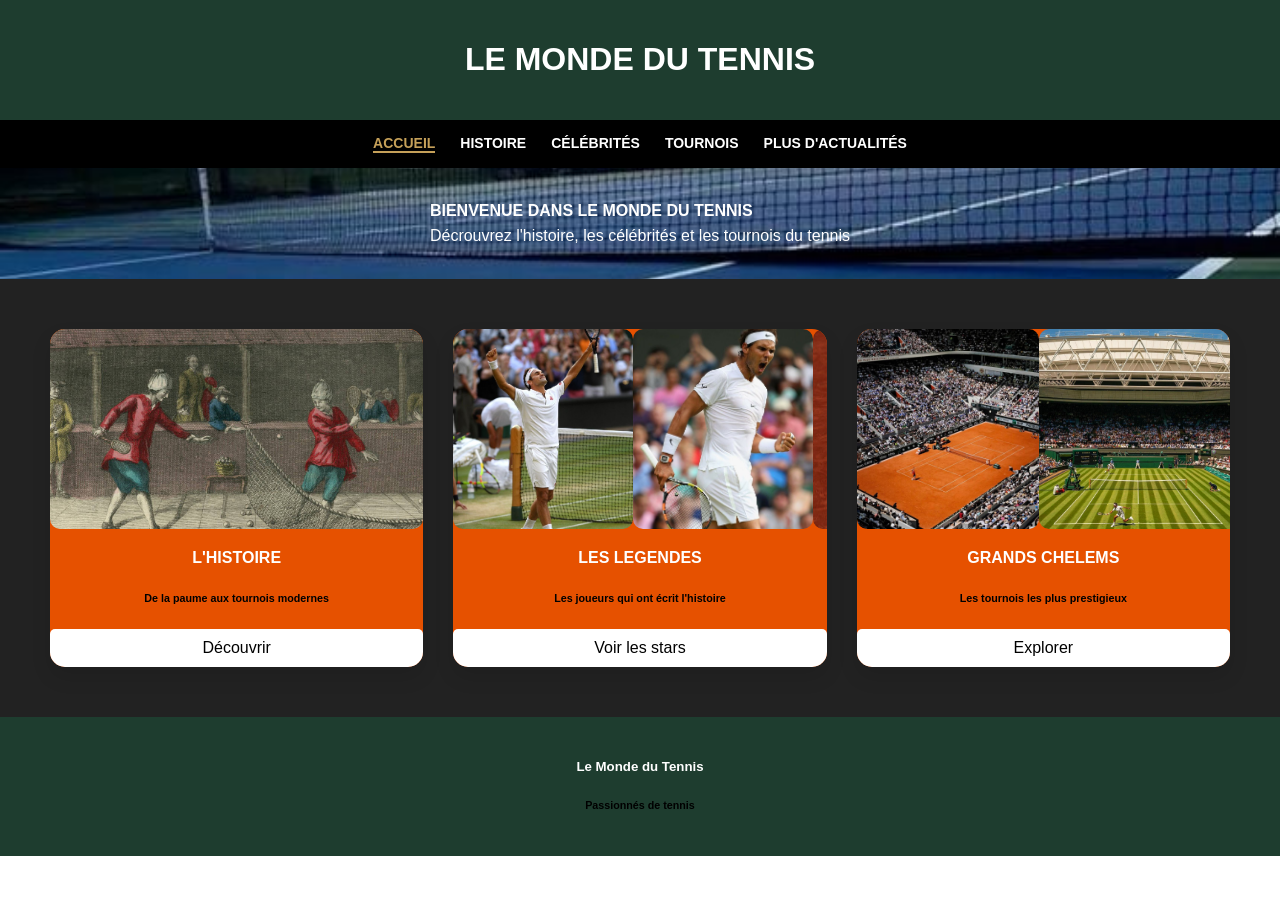
<file: index.html>
<!DOCTYPE html>
<html lang="fr">
<head>
    <meta charset="UTF-8">
    <meta name="viewport" content="width=device-width, initial-scale=1.0">
    <title> Le Tennis</title>
    <link rel="stylesheet" href="style.CSS">
</head>
<body>
    <header>
        <h1>LE MONDE DU TENNIS </h1>
    </header>
   <nav>
        <a href="index.html" class="active" >Accueil</a>
        <a href="histoire.html">Histoire</a>
        <a href="célébrités.html">Célébrités</a>
        <a href="tournois.html">Tournois</a>
        <a href="actualités.html">Plus d'actualités</a>
    </nav>
    <section class="hero",class="hero-gr">
        <div class="welcome-card">
            <div class="welcome-text">
                <p><strong>BIENVENUE DANS LE MONDE DU TENNIS</strong></p>
                <p>Décrouvrez l'histoire, les célébrités et les tournois du tennis</p>
                
            </div>
          </div>
    </section>
    <section class="container-cards">
    
    <div class="card">
        <div class="slider">
            <div class="slides">
                <img src="images/16893447625463.jpg" alt="Tennis ancien">
                <img src="images/rofed.jpeg" alt="Tennis moderne">
            </div>
        </div>
        <div class="card-content">
            <h4>L'HISTOIRE</h4>
            <h6>De la paume aux tournois modernes</h6>
            <a href="histoire.html" class="btn">Découvrir</a>
        </div>
    </div>

    <div class="card">
        <div class="slider">
            <div class="slides">
                <img src="images/federer.jpeg" alt="Roger Federer">
                <img src="images/nadal.jpeg" alt="Rafael Nadal">
                <img src="images/novac1.JPG" alt="Novac Djokovic">
                <img src="images/williams.jpeg" alt="Serena Williams">
            </div>
        </div>
        <div class="card-content">
            <h4>LES LEGENDES</h4>
            <h6>Les joueurs qui ont écrit l'histoire</h6>
            <a href="célébrités.html" class="btn">Voir les stars</a>
        </div>
    </div>

    <div class="card">
        <div class="slider">
            <div class="slides">
                <img src="images/Wterrain.jpeg" alt="Roland Garros">
                <img src="images/winbledon2.jpeg" alt="Wimbledon">
                <img src="images/us open terrain.jpeg" alt="US Open">
                <img src="images/open d'autralie .jpeg" alt="Open d'Australie">
            </div>
        </div>
        <div class="card-content">
            <h4>GRANDS CHELEMS</h4>
            <h6>Les tournois les plus prestigieux</h6>
            <a href="tournois.html" class="btn">Explorer</a>
        </div>
    </div>
</section>
<footer class="main-footer">
    <div class="footer-content">
        <div class="footer-section">
            <h5>Le Monde du Tennis</h5>
            <h6>Passionnés de tennis</h6>
        </div>
    </div>  
</footer>
</body>
</html>
</file>
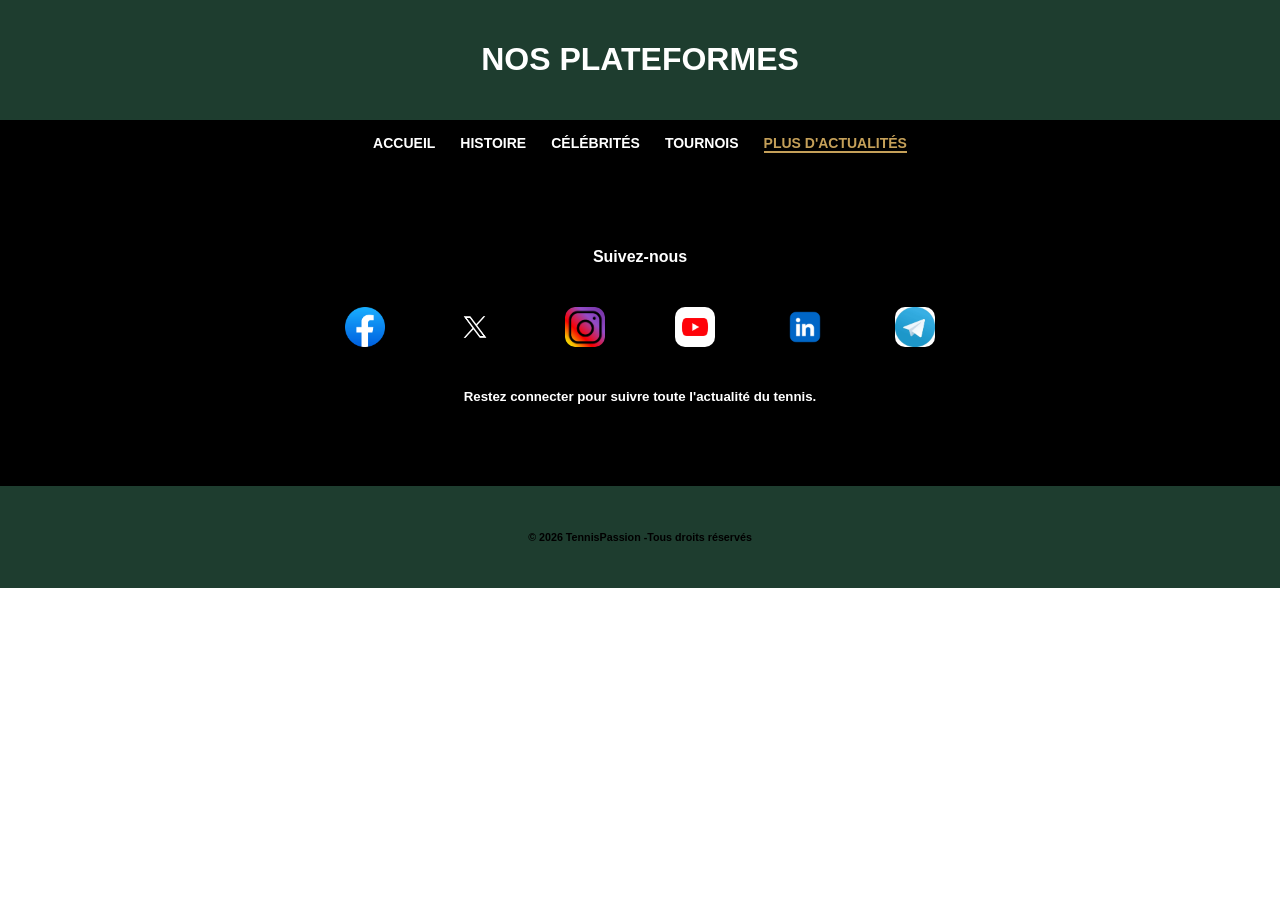
<file: actualités.html>
<!DOCTYPE html>
<html lang="fr">
<head>
    <meta charset="UTF-8">
    <meta name="viewport" content="width=device-width, initial-scale=1.0">
    <title>Contact</title>
    <link rel="stylesheet" href="style.CSS">
</head>
<body>
    <header>
        <h1>NOS PLATEFORMES </h1>
    </header>
    <nav>
        
        <a href="index.html">Accueil</a>
        <a href="histoire.html">Histoire</a>
        <a href="célébrités.html">Célébrités</a>
        <a href="tournois.html">Tournois</a>
        <a href="actualités.html" class="active"> Plus d'actualités</a>
    </nav>
    <section class="actualité-section">
        <h4>Suivez-nous</h4>
        <div class="social-icons">
            <a href="#"><img src="images/facebook-logo (1).png" alt="Facebook"></a>
            <a href="#"><img src="images/1707222563twitter-logo-png.png" alt="Twitter"></a>
            <a href="#"><img src="images/1516920567instagram-png-logo-transparent.png" alt="Instagram"></a>
            <a href="#"><img src="images/youtube-social-media-logo-icon-free-png.webp" alt="Youtube"></a>
            <a href="#"><img src="images/linkedin-logo-linkedin-logo-transparent-linkedin-icon-transparent-free-free-png.webp" alt="Linkedln"></a>
            <a href="#"><img src="images/OIP.webp" alt="Telegram"></a>
        </div>
        <h5>Restez connecter pour suivre toute l'actualité du tennis.</h5>
        
    
    </section>
    <footer>
        <h6>© 2026 TennisPassion -Tous droits réservés </h6>
    </footer>
    
</body>
</html>
</file>
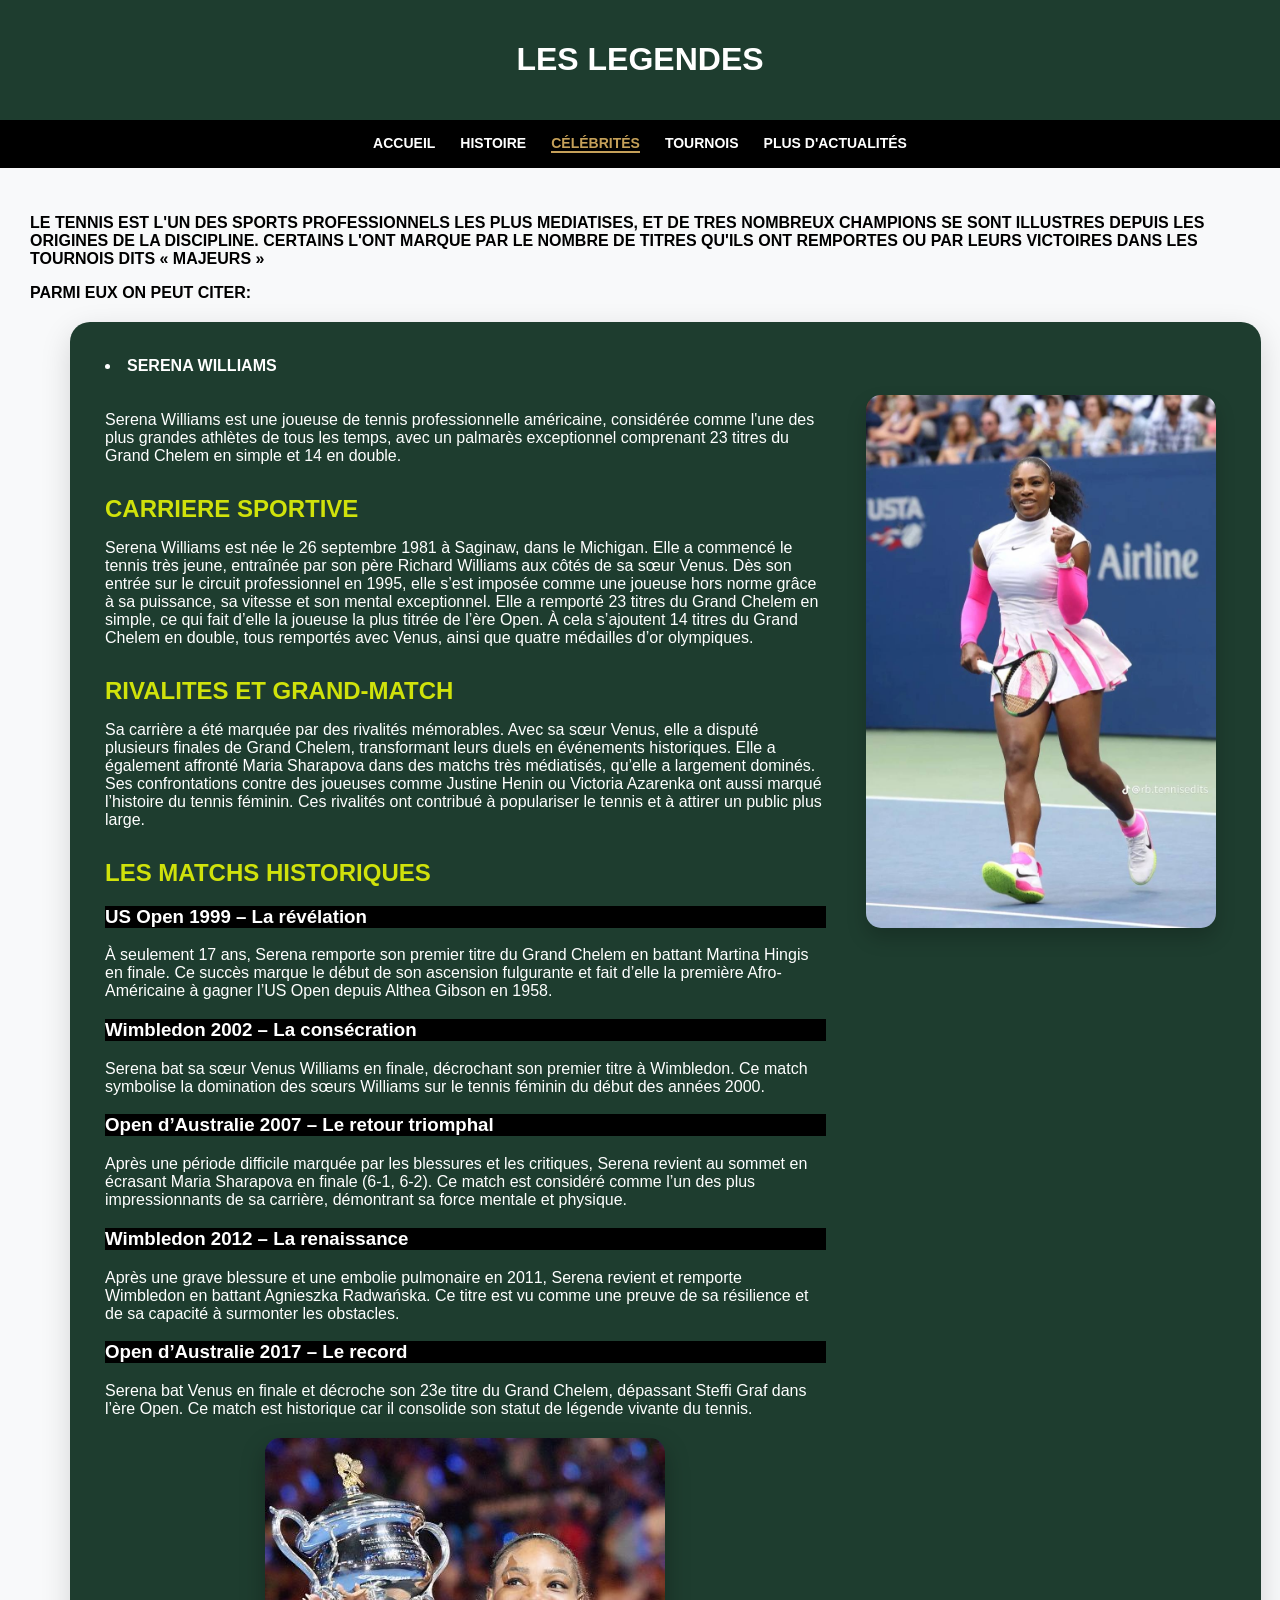
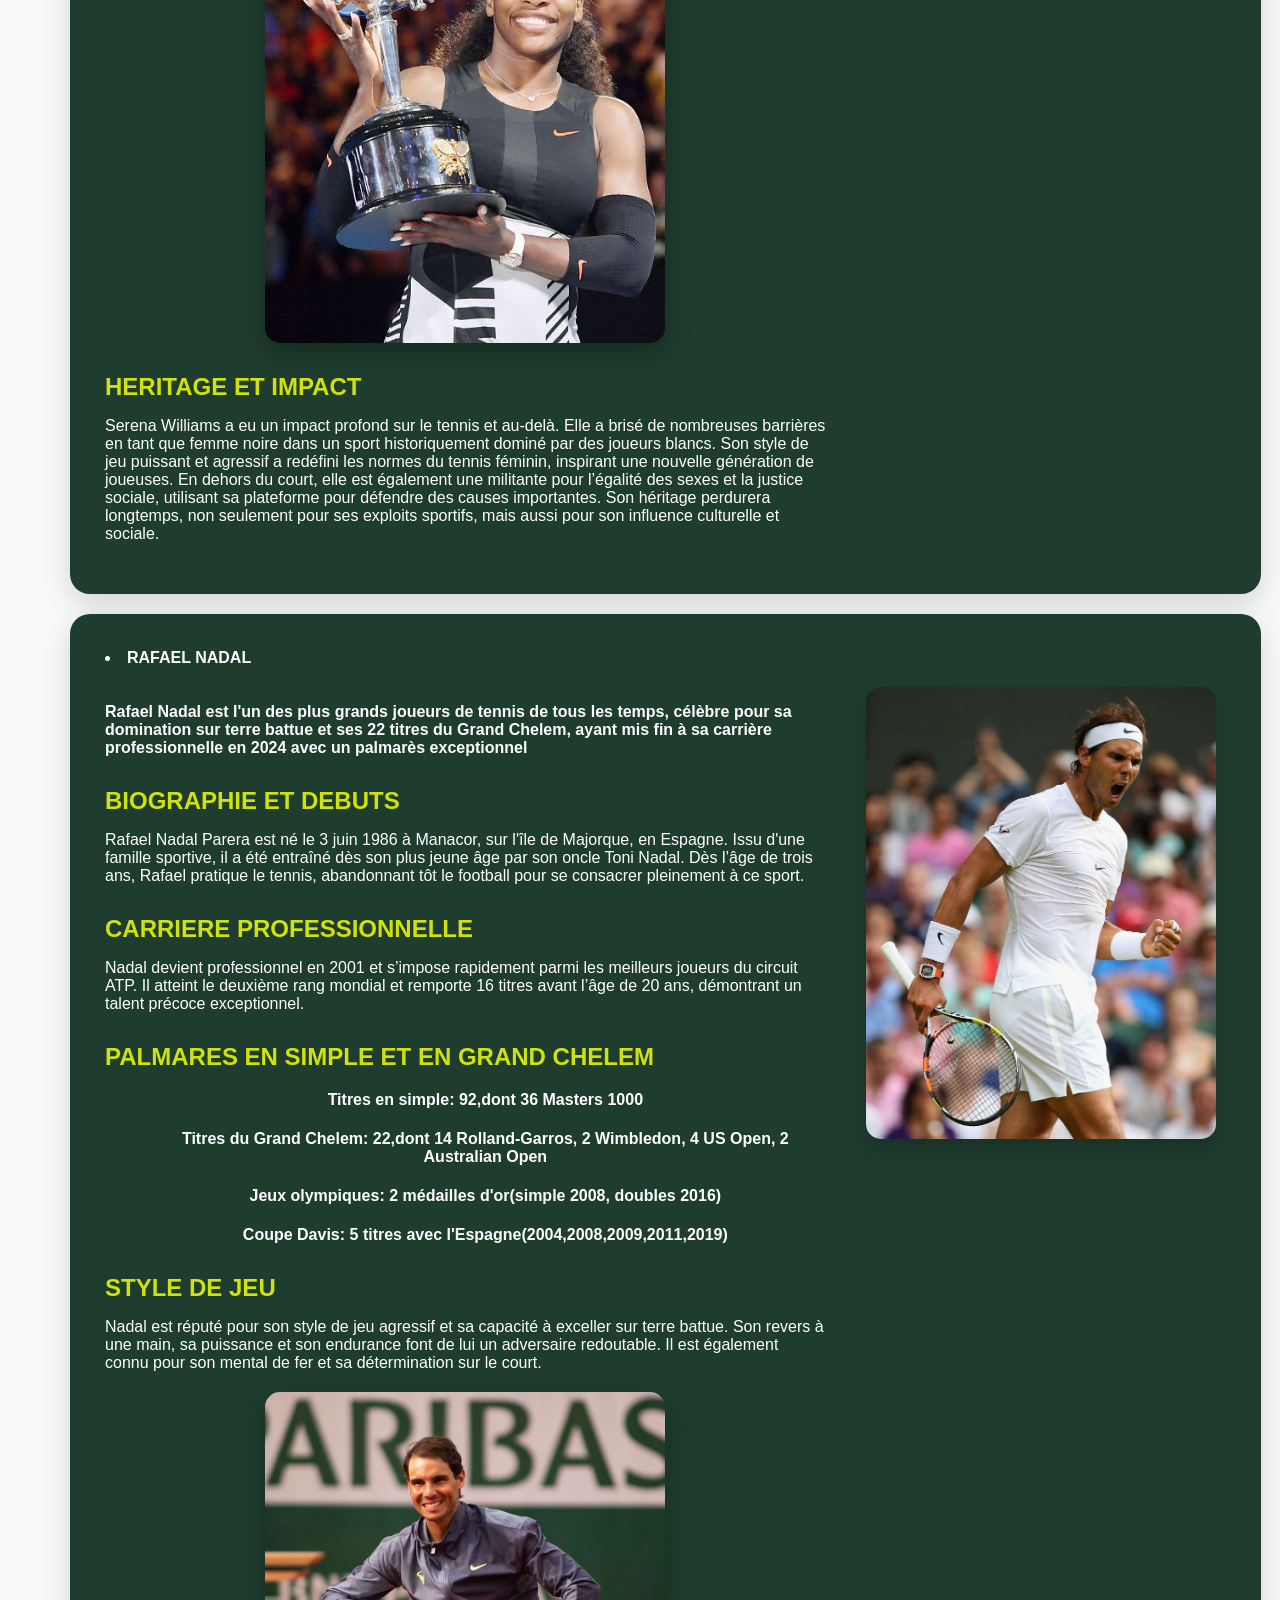
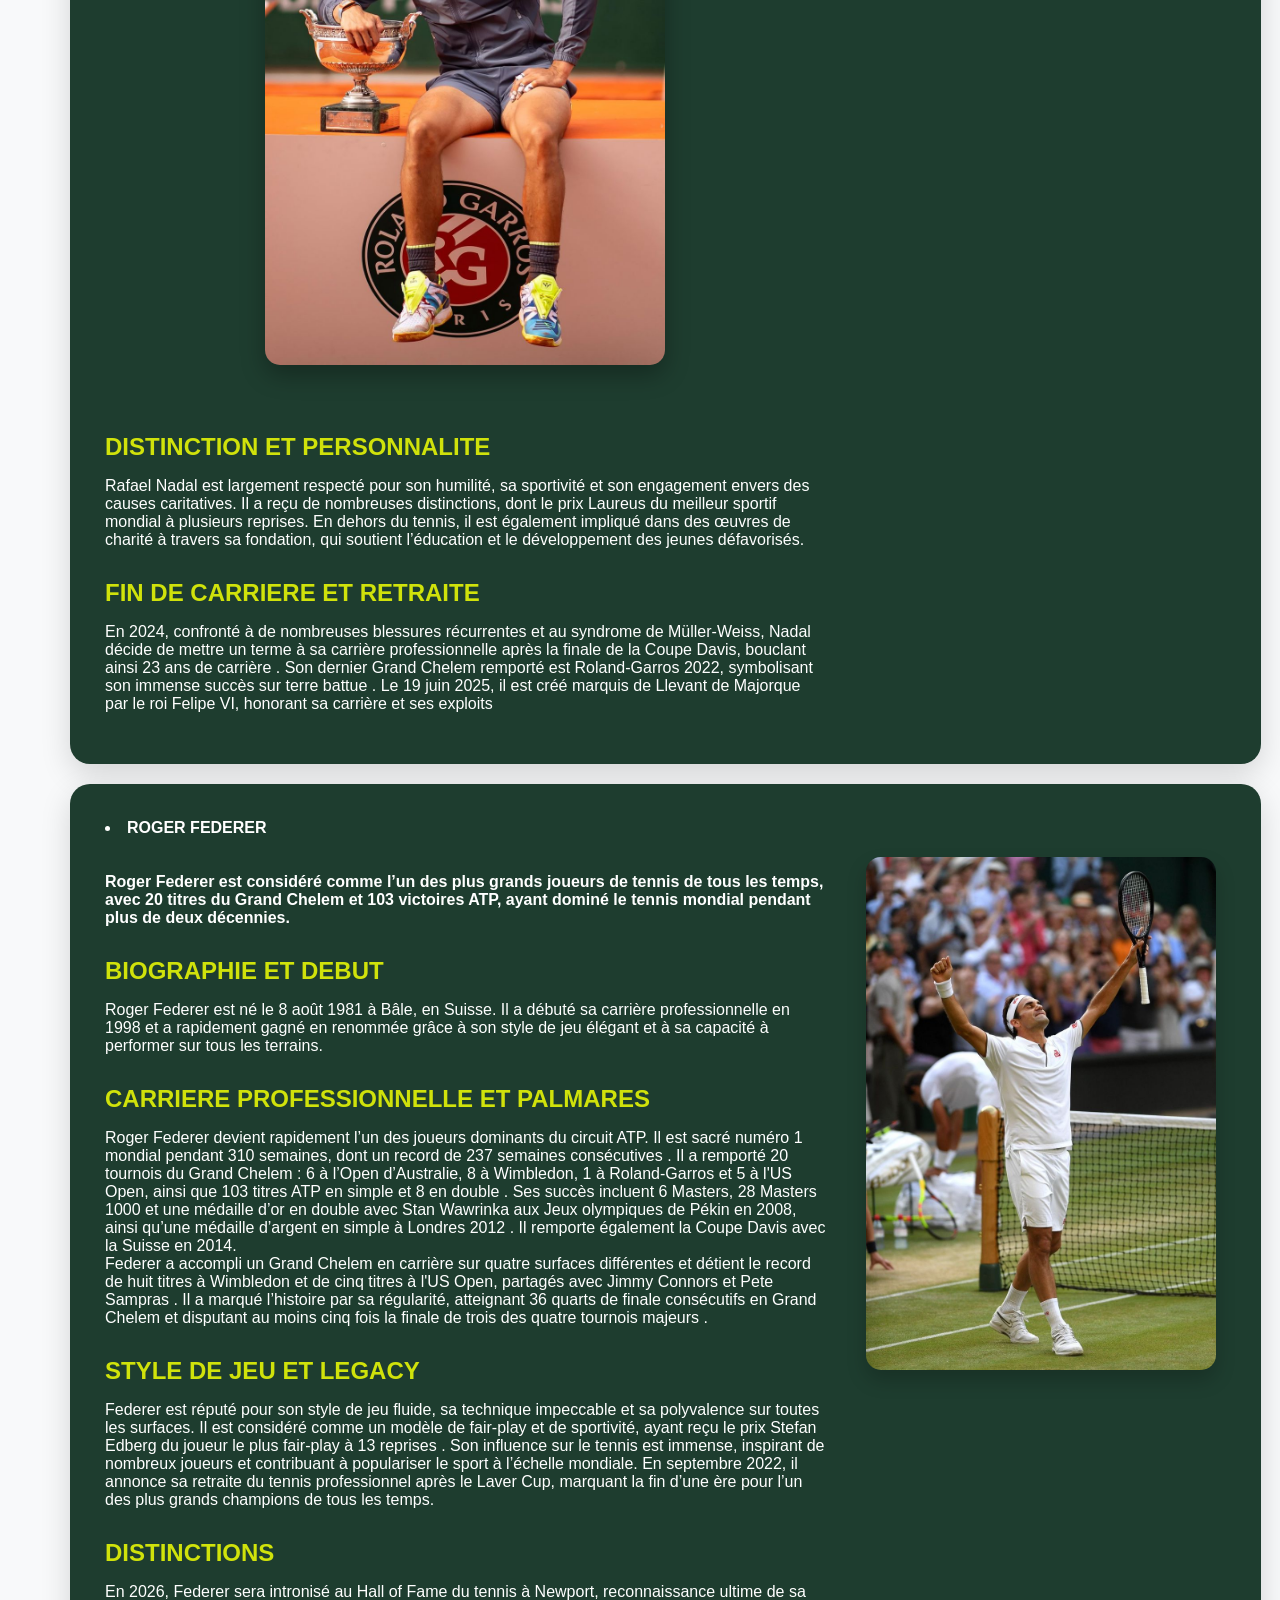
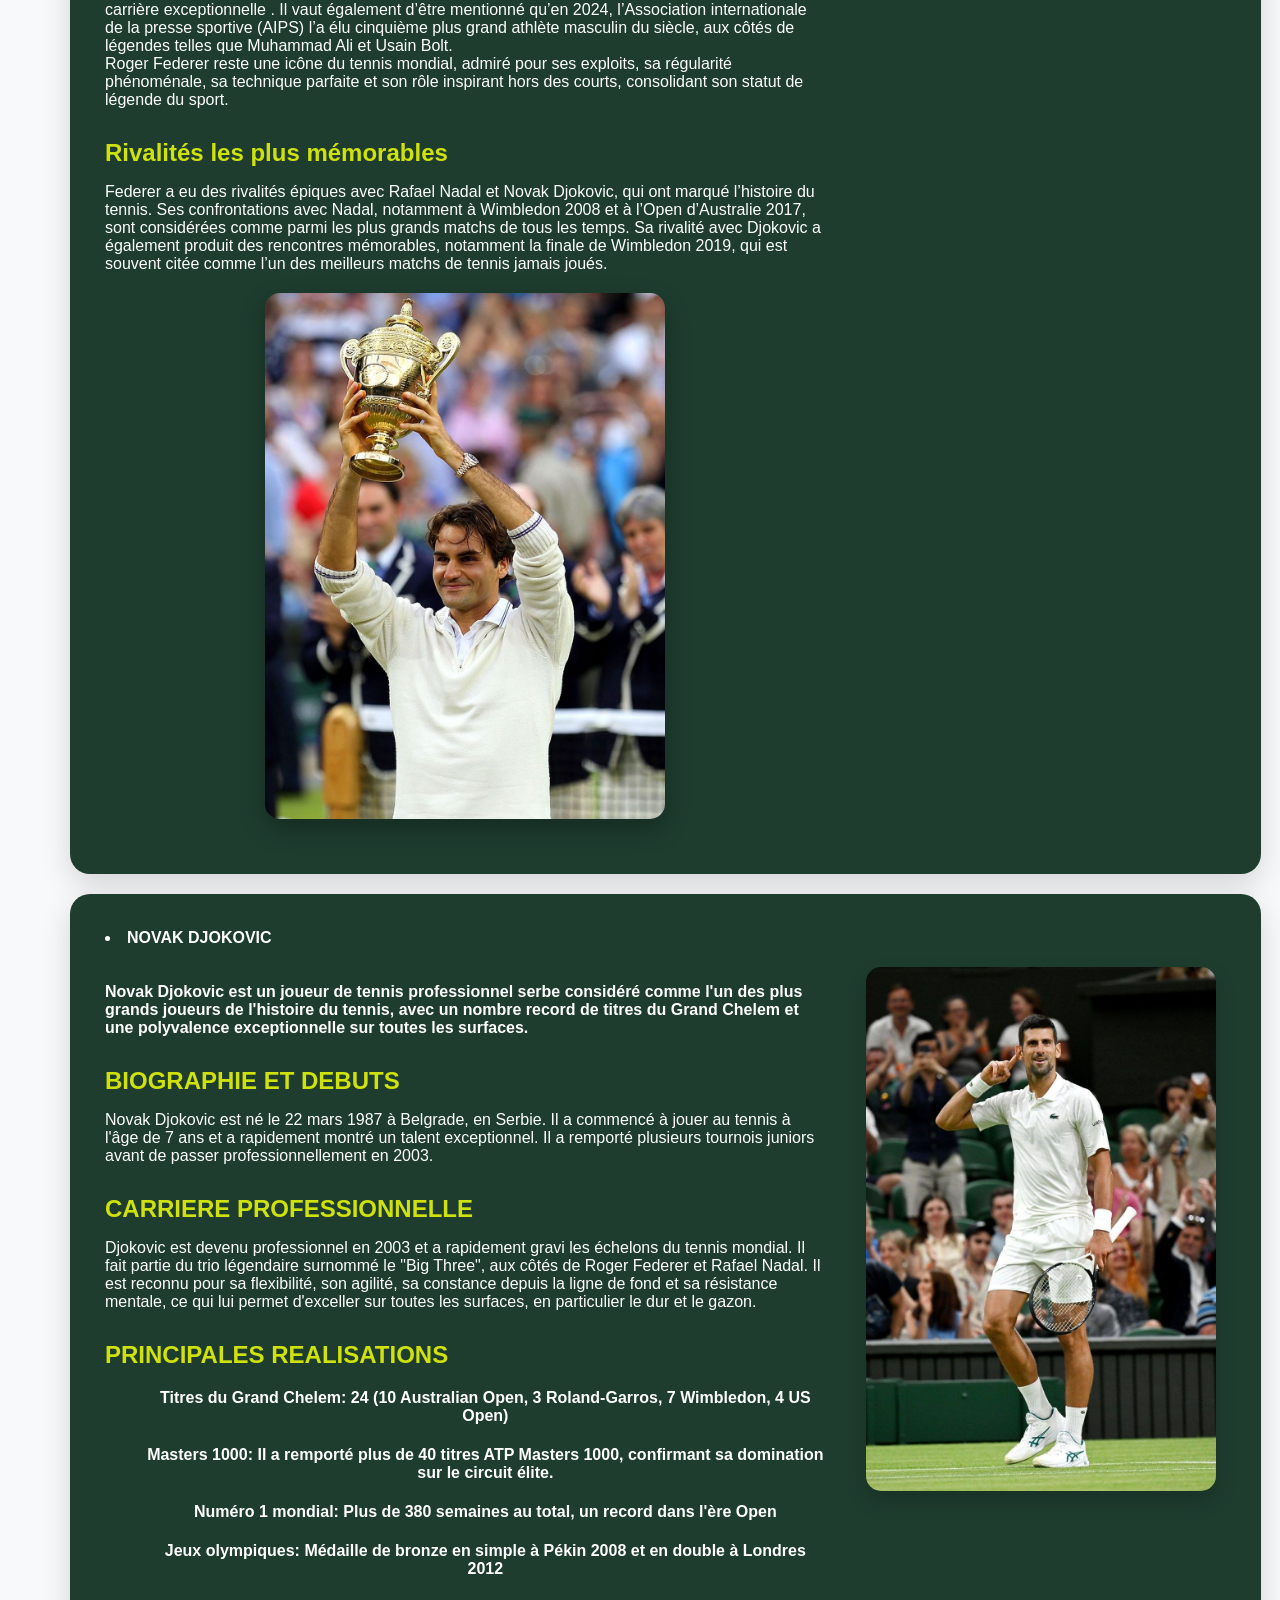
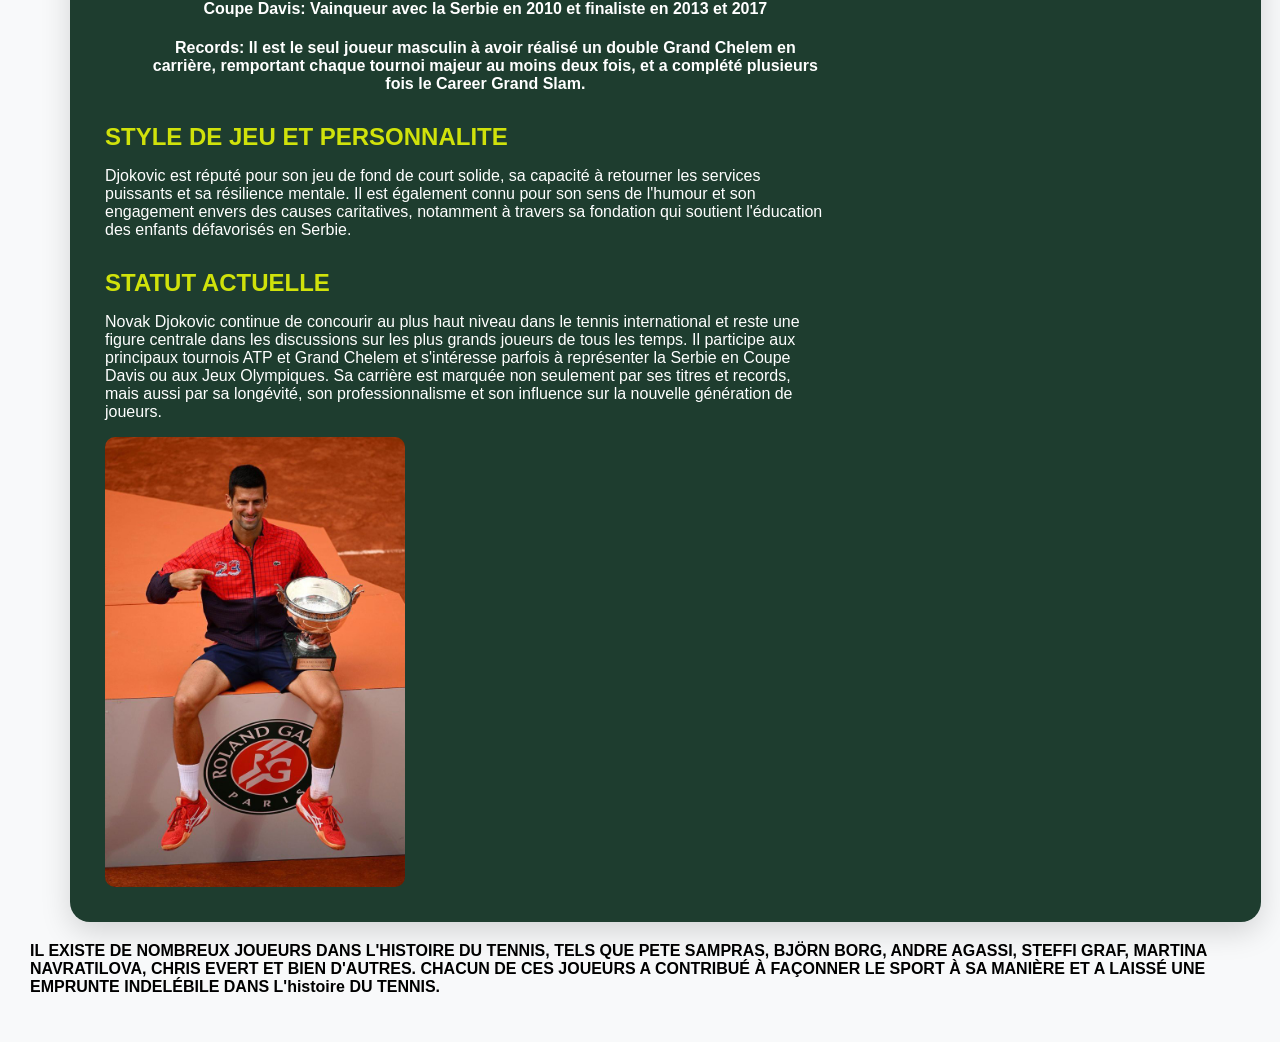
<file: célébrités.html>
<!DOCTYPE html>
<html lang="fr">
<head>
    <meta charset="UTF-8">
    <meta name="viewport" content="width=device-width, initial-scale=1.0">
    <title>Célébrités</title>
    <link rel="stylesheet" href="style.CSS">
</head>
<body id="page-célébrités">
    <header>
        <h1>LES LEGENDES</h1>
    </header>
    <nav>
        <a href="index.html">Accueil</a>
        <a href="histoire.html">Histoire</a>
        <a href="célébrités.html" class="active">Célébrités</a>
        <a href="tournois.html">Tournois</a>
        <a href="actualités.html">Plus d'actualités</a>
    </nav>
    <section>
        <p><strong>LE TENNIS EST L'UN DES SPORTS PROFESSIONNELS LES PLUS MEDIATISES, ET DE TRES NOMBREUX CHAMPIONS SE SONT ILLUSTRES DEPUIS LES ORIGINES DE LA DISCIPLINE. CERTAINS L'ONT MARQUE PAR LE NOMBRE DE TITRES QU'ILS ONT REMPORTES OU PAR LEURS VICTOIRES DANS LES TOURNOIS DITS « MAJEURS »</strong></p>
        <p><strong>PARMI EUX ON PEUT CITER:</strong></p>
        <ul>
  <li> <strong>SERENA WILLIAMS</strong>
       <div class="serena-container">
          <div class="text-block">
         <p>Serena Williams est une joueuse de tennis professionnelle américaine, considérée comme l'une des plus grandes athlètes de tous les temps, avec un palmarès exceptionnel comprenant 23 titres du Grand Chelem en simple et 14 en double.</p>
     <h2>CARRIERE SPORTIVE</h2>
         <p>Serena Williams est née le 26 septembre 1981 à Saginaw, dans le Michigan. Elle a commencé le tennis très jeune, entraînée par son père Richard Williams aux côtés de sa sœur Venus. Dès son entrée sur le circuit professionnel en 1995, elle s’est imposée comme une joueuse hors norme grâce à sa puissance, sa vitesse et son mental exceptionnel. Elle a remporté 23 titres du Grand Chelem en simple, ce qui fait d’elle la joueuse la plus titrée de l’ère Open. À cela s’ajoutent 14 titres du Grand Chelem en double, tous remportés avec Venus, ainsi que quatre médailles d’or olympiques.</p>            
     <h2>RIVALITES ET GRAND-MATCH</h2>
     <p>Sa carrière a été marquée par des rivalités mémorables. Avec sa sœur Venus, elle a disputé plusieurs finales de Grand Chelem, transformant leurs duels en événements historiques. Elle a également affronté Maria Sharapova dans des matchs très médiatisés, qu’elle a largement dominés. Ses confrontations contre des joueuses comme Justine Henin ou Victoria Azarenka ont aussi marqué l’histoire du tennis féminin. Ces rivalités ont contribué à populariser le tennis et à attirer un public plus large.</p>
    <h2>LES MATCHS HISTORIQUES</h2>
    <h3>US Open 1999 – La révélation</h3>
            <p>À seulement 17 ans, Serena remporte son premier titre du Grand Chelem en battant Martina Hingis en finale. Ce succès marque le début de son ascension fulgurante et fait d’elle la première Afro-Américaine à gagner l’US Open depuis Althea Gibson en 1958.</p>
            <h3>Wimbledon 2002 – La consécration</h3>
            <p>Serena bat sa sœur Venus Williams en finale, décrochant son premier titre à Wimbledon. Ce match symbolise la domination des sœurs Williams sur le tennis féminin du début des années 2000.</p>
            <h3>Open d’Australie 2007 – Le retour triomphal</h3>
            <p>Après une période difficile marquée par les blessures et les critiques, Serena revient au sommet en écrasant Maria Sharapova en finale (6-1, 6-2). Ce match est considéré comme l’un des plus impressionnants de sa carrière, démontrant sa force mentale et physique.</p>
            <h3>Wimbledon 2012 – La renaissance</h3>
            <p>Après une grave blessure et une embolie pulmonaire en 2011, Serena revient et remporte Wimbledon en battant Agnieszka Radwańska. Ce titre est vu comme une preuve de sa résilience et de sa capacité à surmonter les obstacles.</p>
            <h3>Open d’Australie 2017 – Le record</h3>
            <p>Serena bat Venus en finale et décroche son 23e titre du Grand Chelem, dépassant Steffi Graf dans l’ère Open. Ce match est historique car il consolide son statut de légende vivante du tennis.</p>
            <a href="#"><img src="images/serena.jpeg" alt="Serena Williams" class="centre-image"></a>
            <h2>HERITAGE ET IMPACT</h2>
            <p>Serena Williams a eu un impact profond sur le tennis et au-delà. Elle a brisé de nombreuses barrières en tant que femme noire dans un sport historiquement dominé par des joueurs blancs. Son style de jeu puissant et agressif a redéfini les normes du tennis féminin, inspirant une nouvelle génération de joueuses. En dehors du court, elle est également une militante pour l’égalité des sexes et la justice sociale, utilisant sa plateforme pour défendre des causes importantes. Son héritage perdurera longtemps, non seulement pour ses exploits sportifs, mais aussi pour son influence culturelle et sociale.</p>
            </div> <div class="image-block">
                        <a href="#"><img src="images/serenax.jpeg" alt="serena Williams" class="right-image"></a>
                    </div> </div> 
                </li>
  <li> <strong>RAFAEL NADAL</strong>
                <div class="nadal-container">
              <div class="text-block">
                 <p><strong>Rafael Nadal est l'un des plus grands joueurs de tennis de tous les temps, célèbre pour sa domination sur terre battue et ses 22 titres du Grand Chelem, ayant mis fin à sa carrière professionnelle en 2024 avec un palmarès exceptionnel</strong></p> 
                    <h2>BIOGRAPHIE ET DEBUTS</h2>
                    <p>Rafael Nadal Parera est né le 3 juin 1986 à Manacor, sur l'île de Majorque, en Espagne. Issu d'une famille sportive, il a été entraîné dès son plus jeune âge par son oncle Toni Nadal. Dès l’âge de trois ans, Rafael pratique le tennis, abandonnant tôt le football pour se consacrer pleinement à ce sport.</p>
                     <h2>CARRIERE PROFESSIONNELLE</h2>
                     <p>Nadal devient professionnel en 2001 et s’impose rapidement parmi les meilleurs joueurs du circuit ATP. Il atteint le deuxième rang mondial et remporte 16 titres avant l’âge de 20 ans, démontrant un talent précoce exceptionnel.</p>
                     <h2>PALMARES EN SIMPLE ET EN GRAND CHELEM</h2>
                     <ul>
                <h4>Titres en simple: 92,dont 36 Masters 1000</h4>
                <h4>Titres du Grand Chelem: 22,dont 14 Rolland-Garros, 2 Wimbledon, 4 US Open, 2 Australian Open</h4>
                <h4>Jeux olympiques: 2 médailles d'or(simple 2008, doubles 2016)</h4>
                <h4>Coupe Davis: 5 titres avec l'Espagne(2004,2008,2009,2011,2019)</h4>
            </ul>
            <h2>STYLE DE JEU</h2>
            <p>Nadal est réputé pour son style de jeu agressif et sa capacité à exceller sur terre battue. Son revers à une main, sa puissance et son endurance font de lui un adversaire redoutable. Il est également connu pour son mental de fer et sa détermination sur le court.</p>
             <a href="#"><img src="images/nadalcup.jpeg" alt="Rafael Nadal" class="centre-image"></a>
            <br>
            <h2>DISTINCTION ET PERSONNALITE</h2>
            <p>Rafael Nadal est largement respecté pour son humilité, sa sportivité et son engagement envers des causes caritatives. Il a reçu de nombreuses distinctions, dont le prix Laureus du meilleur sportif mondial à plusieurs reprises. En dehors du tennis, il est également impliqué dans des œuvres de charité à travers sa fondation, qui soutient l’éducation et le développement des jeunes défavorisés.</p>
            <h2>FIN DE CARRIERE ET RETRAITE</h2>
            <p>En 2024, confronté à de nombreuses blessures récurrentes et au syndrome de Müller-Weiss, Nadal décide de mettre un terme à sa carrière professionnelle après la finale de la Coupe Davis, bouclant ainsi 23 ans de carrière . Son dernier Grand Chelem remporté est Roland-Garros 2022, symbolisant son immense succès sur terre battue . Le 19 juin 2025, il est créé marquis de Llevant de Majorque par le roi Felipe VI, honorant sa carrière et ses exploits</p>
                    </div>
                    <div class="image-block">
                        <a href="#"><img src="images/nadal.jpeg" alt="Rafael Nadal" class="right-image"></a>
                    </div>
                </div>
                </li>
     <li><strong>ROGER FEDERER</strong>
        <div class="federer-container">
            <div class="text-block">
                <p><strong>Roger Federer est considéré comme l’un des plus grands joueurs de tennis de tous les temps, avec 20 titres du Grand Chelem et 103 victoires ATP, ayant dominé le tennis mondial pendant plus de deux décennies.</strong></p>
                
                <h2>BIOGRAPHIE ET DEBUT</h2>
                <p>Roger Federer est né le 8 août 1981 à Bâle, en Suisse. Il a débuté sa carrière professionnelle en 1998 et a rapidement gagné en renommée grâce à son style de jeu élégant et à sa capacité à performer sur tous les terrains.</p>
                
                <h2>CARRIERE PROFESSIONNELLE ET PALMARES</h2>
                <p>Roger Federer devient rapidement l’un des joueurs dominants du circuit ATP. Il est sacré numéro 1 mondial pendant 310 semaines, dont un record de 237 semaines consécutives . Il a remporté 20 tournois du Grand Chelem : 6 à l’Open d’Australie, 8 à Wimbledon, 1 à Roland-Garros et 5 à l'US Open, ainsi que 103 titres ATP en simple et 8 en double . Ses succès incluent 6 Masters, 28 Masters 1000 et une médaille d’or en double avec Stan Wawrinka aux Jeux olympiques de Pékin en 2008, ainsi qu’une médaille d’argent en simple à Londres 2012 . Il remporte également la Coupe Davis avec la Suisse en 2014. <br> Federer a accompli un Grand Chelem en carrière sur quatre surfaces différentes et détient le record de huit titres à Wimbledon et de cinq titres à l'US Open, partagés avec Jimmy Connors et Pete Sampras . Il a marqué l’histoire par sa régularité, atteignant 36 quarts de finale consécutifs en Grand Chelem et disputant au moins cinq fois la finale de trois des quatre tournois majeurs .</p>
                <h2>STYLE DE JEU ET LEGACY</h2>
                <p>Federer est réputé pour son style de jeu fluide, sa technique impeccable et sa polyvalence sur toutes les surfaces. Il est considéré comme un modèle de fair-play et de sportivité, ayant reçu le prix Stefan Edberg du joueur le plus fair-play à 13 reprises . Son influence sur le tennis est immense, inspirant de nombreux joueurs et contribuant à populariser le sport à l’échelle mondiale. En septembre 2022, il annonce sa retraite du tennis professionnel après le Laver Cup, marquant la fin d’une ère pour l’un des plus grands champions de tous les temps.</p>
                <h2>DISTINCTIONS</h2>
             <p>En 2026, Federer sera intronisé au Hall of Fame du tennis à Newport, reconnaissance ultime de sa carrière exceptionnelle . Il vaut également d’être mentionné qu’en 2024, l’Association internationale de la presse sportive (AIPS) l’a élu cinquième plus grand athlète masculin du siècle, aux côtés de légendes telles que Muhammad Ali et Usain Bolt. <br>Roger Federer reste une icône du tennis mondial, admiré pour ses exploits, sa régularité phénoménale, sa technique parfaite et son rôle inspirant hors des courts, consolidant son statut de légende du sport.</p>
                <h2>Rivalités les plus mémorables</h2>
                <p>Federer a eu des rivalités épiques avec Rafael Nadal et Novak Djokovic, qui ont marqué l’histoire du tennis. Ses confrontations avec Nadal, notamment à Wimbledon 2008 et à l’Open d’Australie 2017, sont considérées comme parmi les plus grands matchs de tous les temps. Sa rivalité avec Djokovic a également produit des rencontres mémorables, notamment la finale de Wimbledon 2019, qui est souvent citée comme l’un des meilleurs matchs de tennis jamais joués.</p>
                 <a href="#"><img src="images/rogerf.jpeg" alt="Roger Federer" class="centre-image"></a>
            </div>

                
                
            <div class="image-block">
                <a href="#"><img src="images/federer.jpeg" alt="Roger Federer" class="right-image"></a>
            </div>
        </div>

    </li>
    <li> <strong>NOVAK DJOKOVIC</strong>
        <div class="djokovic-container">
                <div class="text-block">
                 <p><strong>Novak Djokovic est un joueur de tennis professionnel serbe considéré comme l'un des plus grands joueurs de l'histoire du tennis, avec un nombre record de titres du Grand Chelem et une polyvalence exceptionnelle sur toutes les surfaces.</strong></p>
                    <h2>BIOGRAPHIE ET DEBUTS</h2>
                    <p>Novak Djokovic est né le 22 mars 1987 à Belgrade, en Serbie. Il a commencé à jouer au tennis à l'âge de 7 ans et a rapidement montré un talent exceptionnel. Il a remporté plusieurs tournois juniors avant de passer professionnellement en 2003.</p>
                     <h2>CARRIERE PROFESSIONNELLE</h2>
                     <p>Djokovic est devenu professionnel en 2003 et a rapidement gravi les échelons du tennis mondial. Il fait partie du trio légendaire surnommé le "Big Three", aux côtés de Roger Federer et Rafael Nadal. Il est reconnu pour sa flexibilité, son agilité, sa constance depuis la ligne de fond et sa résistance mentale, ce qui lui permet d'exceller sur toutes les surfaces, en particulier le dur et le gazon.</p>
                     <h2>PRINCIPALES REALISATIONS</h2>
                     <ul>
                         <h4>Titres du Grand Chelem: 24 (10 Australian Open, 3 Roland-Garros, 7 Wimbledon, 4 US Open)</h4>
                         <h4>Masters 1000: Il a remporté plus de 40 titres ATP Masters 1000, confirmant sa domination sur le circuit élite.</h4> 
                         <h4>Numéro 1 mondial: Plus de 380 semaines au total, un record dans l'ère Open</h4>
                         <h4>Jeux olympiques: Médaille de bronze en simple à Pékin 2008 et en double à Londres 2012</h4>
                         <h4>Coupe Davis: Vainqueur avec la Serbie en 2010 et finaliste en 2013 et 2017</h4>
                         <h4>Records: Il est le seul joueur masculin à avoir réalisé un double Grand Chelem en carrière, remportant chaque tournoi majeur au moins deux fois, et a complété plusieurs fois le Career Grand Slam.</h4>
                     </ul>
                     <h2>STYLE DE JEU ET PERSONNALITE</h2>
                        <p>Djokovic est réputé pour son jeu de fond de court solide, sa capacité à retourner les services puissants et sa résilience mentale. Il est également connu pour son sens de l'humour et son engagement envers des causes caritatives, notamment à travers sa fondation qui soutient l'éducation des enfants défavorisés en Serbie.</p>
                        <h2>STATUT ACTUELLE</h2>
                        <p>Novak Djokovic continue de concourir au plus haut niveau dans le tennis international et reste une figure centrale dans les discussions sur les plus grands joueurs de tous les temps. Il participe aux principaux tournois ATP et Grand Chelem et s'intéresse parfois à représenter la Serbie en Coupe Davis ou aux Jeux Olympiques. Sa carrière est marquée non seulement par ses titres et records, mais aussi par sa longévité, son professionnalisme et son influence sur la nouvelle génération de joueurs.</p>
                        <a href="#"><img src="images/djokovic.jpeg" alt="Novak Djokovic"></a>
                </div>
                <div class="image-block">
                    <a href="#"><img src="images/djoko.jpeg" alt="Novak Djokovic" class="right-image"></a>
                    
                </div>
        </div>
        </li>
        </ul>
        <p><strong> IL EXISTE DE NOMBREUX JOUEURS DANS L'HISTOIRE DU TENNIS, TELS QUE PETE SAMPRAS, BJÖRN BORG, ANDRE AGASSI, STEFFI GRAF, MARTINA NAVRATILOVA, CHRIS EVERT ET BIEN D'AUTRES. CHACUN DE CES JOUEURS A CONTRIBUÉ À FAÇONNER LE SPORT À SA MANIÈRE ET A LAISSÉ UNE EMPRUNTE INDELÉBILE DANS L'histoire DU TENNIS.</strong></p>

    </section>
</body>
</html>
</file>
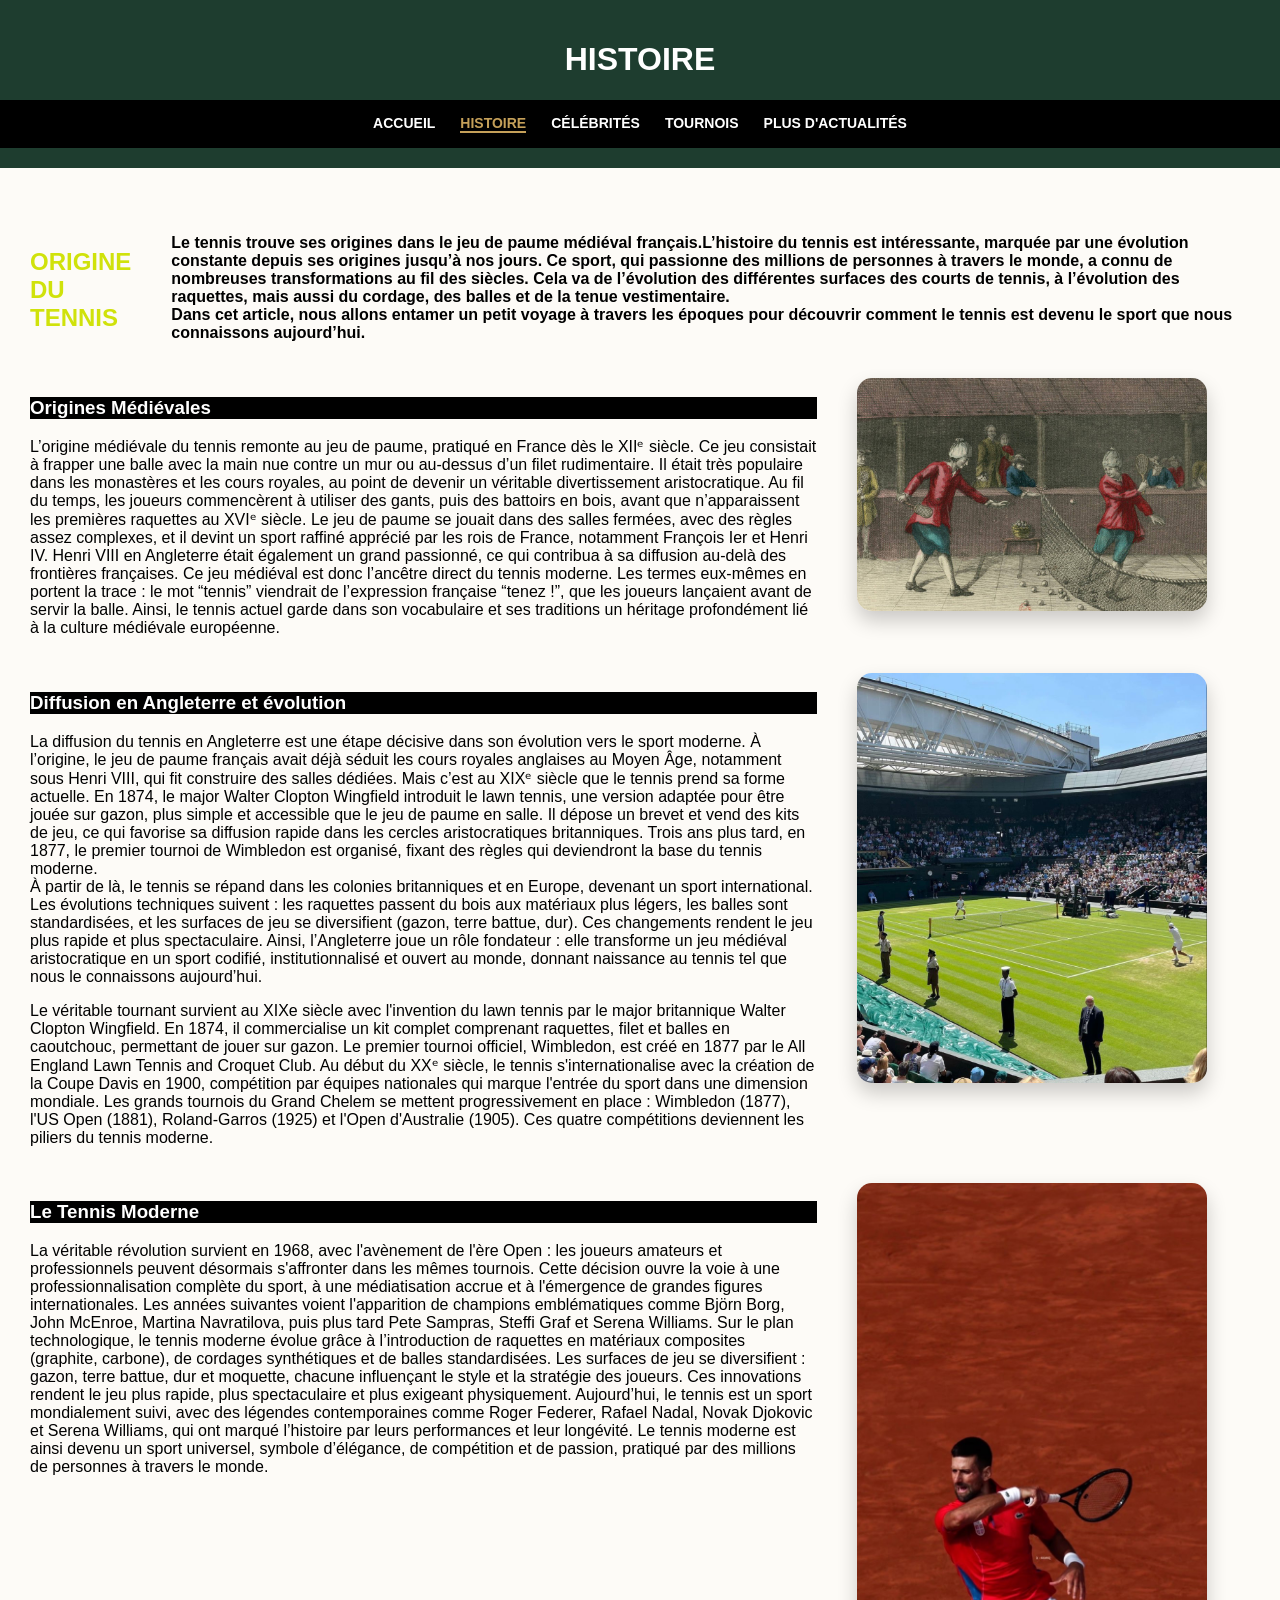
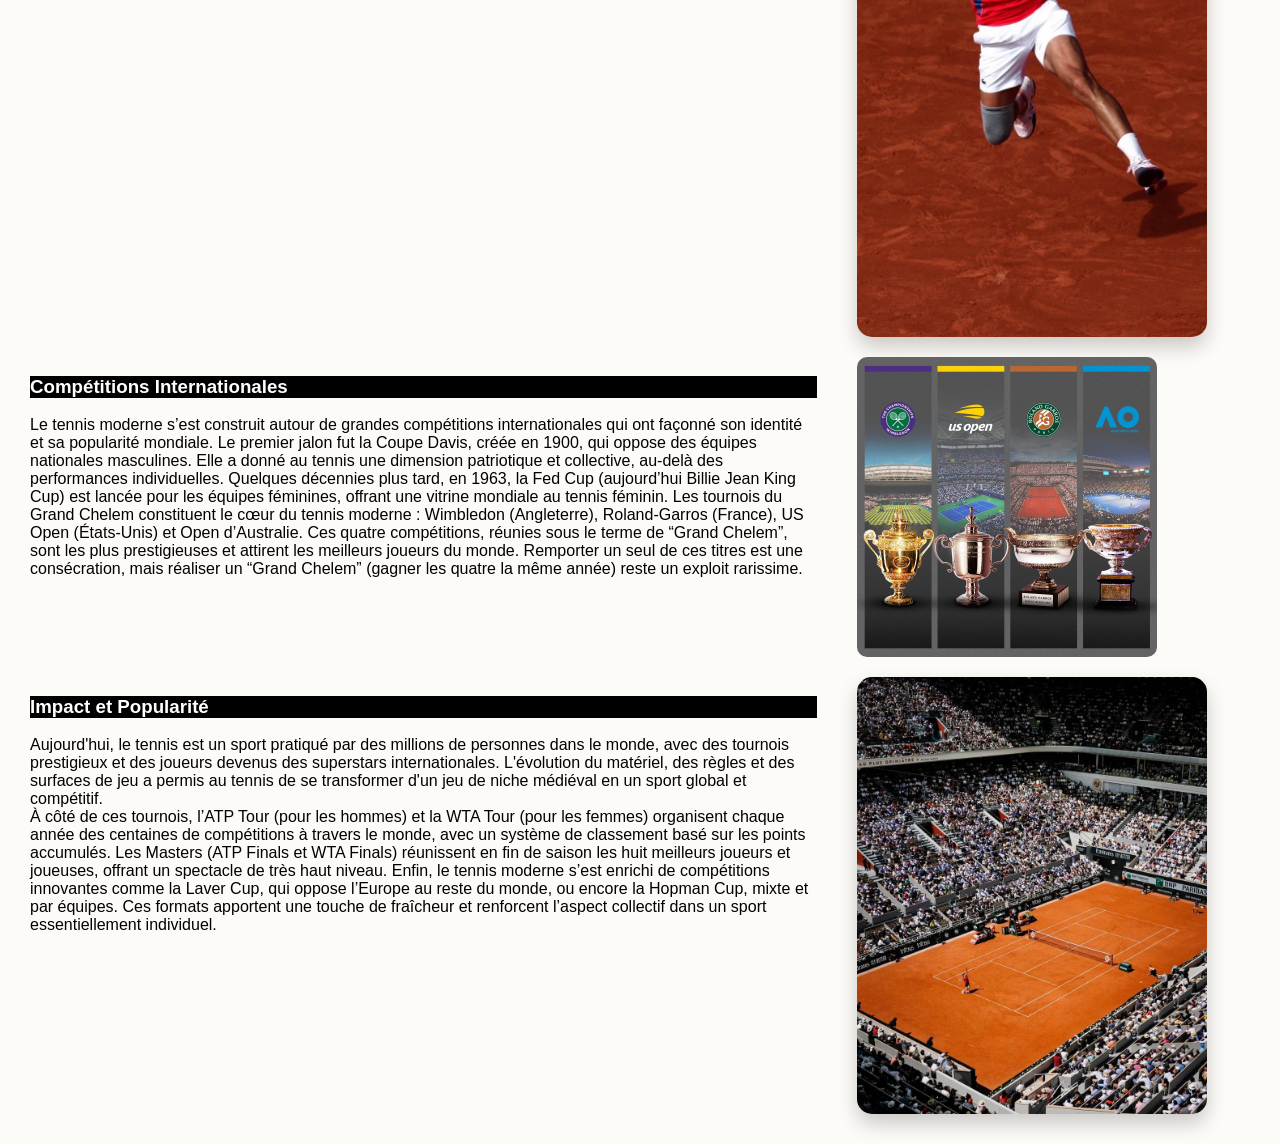
<file: histoire.html>
<!DOCTYPE html>
<html lang="fr">
<head>
    <meta charset="UTF-8">
    <meta name="viewport" content="width=device-width, initial-scale=1.0">
    <title>Histoire du Tennis</title>
    <link rel="stylesheet" href="style.CSS">
</head>
<body id="page-histoire">
    <header>
        <h1>HISTOIRE</h1>
        <nav>
            <a href="index.html">Accueil</a>
            <a href="histoire.html" class="active">Histoire</a>
            <a href="célébrités.html">Célébrités</a>
            <a href="tournois.html">Tournois</a>
            <a href="actualites.html">Plus d'actualités</a>
        </nav>
    </header>

    <section>
        <div class="origine-container">
            <h2>ORIGINE DU TENNIS</h2>
            <p><strong>Le tennis trouve ses origines dans le jeu de paume médiéval français.L’histoire du tennis est intéressante, marquée par une évolution constante depuis ses origines jusqu’à nos jours. Ce sport, qui passionne des millions de personnes à travers le monde, a connu de nombreuses transformations au fil des siècles. Cela va de l’évolution des différentes surfaces des courts de tennis, à l’évolution des raquettes, mais aussi du cordage, des balles et de la tenue vestimentaire. <br>

Dans cet article, nous allons entamer un petit voyage à travers les époques pour découvrir comment le tennis est devenu le sport que nous connaissons aujourd’hui.</strong></p>
        </div>
        
        <div class="origine-container">
            <div class="text-block">
                <h3>Origines Médiévales</h3>
                <p>L’origine médiévale du tennis remonte au jeu de paume, pratiqué en France dès le XIIᵉ siècle. Ce jeu consistait à frapper une balle avec la main nue contre un mur ou au-dessus d’un filet rudimentaire. Il était très populaire dans les monastères et les cours royales, au point de devenir un véritable divertissement aristocratique.

Au fil du temps, les joueurs commencèrent à utiliser des gants, puis des battoirs en bois, avant que n’apparaissent les premières raquettes au XVIᵉ siècle. Le jeu de paume se jouait dans des salles fermées, avec des règles assez complexes, et il devint un sport raffiné apprécié par les rois de France, notamment François Ier et Henri IV. Henri VIII en Angleterre était également un grand passionné, ce qui contribua à sa diffusion au-delà des frontières françaises.

Ce jeu médiéval est donc l’ancêtre direct du tennis moderne. Les termes eux-mêmes en portent la trace : le mot “tennis” viendrait de l’expression française “tenez !”, que les joueurs lançaient avant de servir la balle. Ainsi, le tennis actuel garde dans son vocabulaire et ses traditions un héritage profondément lié à la culture médiévale européenne.</p>
            </div> <div class="image-block">
               <a href="#"><img src="images/16893447625463.jpg" alt="ORIGINE TENNIS" class="right-image"></a>
            </div> </div>
            <div class="origine-container">
                <div class="text-block">
                     <h3>Diffusion en Angleterre et évolution</h3>
        <p>La diffusion du tennis en Angleterre est une étape décisive dans son évolution vers le sport moderne. À l’origine, le jeu de paume français avait déjà séduit les cours royales anglaises au Moyen Âge, notamment sous Henri VIII, qui fit construire des salles dédiées. Mais c’est au XIXᵉ siècle que le tennis prend sa forme actuelle.

En 1874, le major Walter Clopton Wingfield introduit le lawn tennis, une version adaptée pour être jouée sur gazon, plus simple et accessible que le jeu de paume en salle. Il dépose un brevet et vend des kits de jeu, ce qui favorise sa diffusion rapide dans les cercles aristocratiques britanniques. Trois ans plus tard, en 1877, le premier tournoi de Wimbledon est organisé, fixant des règles qui deviendront la base du tennis moderne. <br> À partir de là, le tennis se répand dans les colonies britanniques et en Europe, devenant un sport international. Les évolutions techniques suivent : les raquettes passent du bois aux matériaux plus légers, les balles sont standardisées, et les surfaces de jeu se diversifient (gazon, terre battue, dur). Ces changements rendent le jeu plus rapide et plus spectaculaire.

Ainsi, l’Angleterre joue un rôle fondateur : elle transforme un jeu médiéval aristocratique en un sport codifié, institutionnalisé et ouvert au monde, donnant naissance au tennis tel que nous le connaissons aujourd’hui.</p>
<p>Le véritable tournant survient au XIXe siècle avec l'invention du lawn tennis par le major britannique Walter Clopton Wingfield. En 1874, il commercialise un kit complet comprenant raquettes, filet et balles en caoutchouc, permettant de jouer sur gazon. Le premier tournoi officiel, Wimbledon, est créé en 1877 par le All England Lawn Tennis and Croquet Club. Au début du XXᵉ siècle, le tennis s'internationalise avec la création de la Coupe Davis en 1900, compétition par équipes nationales qui marque l'entrée du sport dans une dimension mondiale. Les grands tournois du Grand Chelem se mettent progressivement en place : Wimbledon (1877), l'US Open (1881), Roland-Garros (1925) et l'Open d'Australie (1905). Ces quatre compétitions deviennent les piliers du tennis moderne.
                </div> <div class="image-block">
                    <a href="#"><img src="images/diffusion.jpeg" alt="DIFFUSION EN ANGLETERRE" class="right-image"></a>
            </div> </div>
            <div class="origine-container">
                <div class="text-block">
                     <h3>Le Tennis Moderne</h3>
                     La véritable révolution survient en 1968, avec l'avènement de l'ère Open : les joueurs amateurs et professionnels peuvent désormais s'affronter dans les mêmes tournois. Cette décision ouvre la voie à une professionnalisation complète du sport, à une médiatisation accrue et à l'émergence de grandes figures internationales. Les années suivantes voient l'apparition de champions emblématiques comme Björn Borg, John McEnroe, Martina Navratilova, puis plus tard Pete Sampras, Steffi Graf et Serena Williams.

Sur le plan technologique, le tennis moderne évolue grâce à l’introduction de raquettes en matériaux composites (graphite, carbone), de cordages synthétiques et de balles standardisées. Les surfaces de jeu se diversifient : gazon, terre battue, dur et moquette, chacune influençant le style et la stratégie des joueurs. Ces innovations rendent le jeu plus rapide, plus spectaculaire et plus exigeant physiquement.

Aujourd’hui, le tennis est un sport mondialement suivi, avec des légendes contemporaines comme Roger Federer, Rafael Nadal, Novak Djokovic et Serena Williams, qui ont marqué l’histoire par leurs performances et leur longévité. Le tennis moderne est ainsi devenu un sport universel, symbole d’élégance, de compétition et de passion, pratiqué par des millions de personnes à travers le monde.</p>
             </div> <div class="image-block">
                    <a href="#"><img src="images/novac1.JPG" alt="LE TENNIS MODERNE" class="right-image"></a>
             </div></div>
        <div class="origine-container">
            <div class="text-block">
                <h3>Compétitions Internationales</h3>
<p>Le tennis moderne s’est construit autour de grandes compétitions internationales qui ont façonné son identité et sa popularité mondiale.

Le premier jalon fut la Coupe Davis, créée en 1900, qui oppose des équipes nationales masculines. Elle a donné au tennis une dimension patriotique et collective, au-delà des performances individuelles. Quelques décennies plus tard, en 1963, la Fed Cup (aujourd’hui Billie Jean King Cup) est lancée pour les équipes féminines, offrant une vitrine mondiale au tennis féminin.

Les tournois du Grand Chelem constituent le cœur du tennis moderne : Wimbledon (Angleterre), Roland-Garros (France), US Open (États-Unis) et Open d’Australie. Ces quatre compétitions, réunies sous le terme de “Grand Chelem”, sont les plus prestigieuses et attirent les meilleurs joueurs du monde. Remporter un seul de ces titres est une consécration, mais réaliser un “Grand Chelem” (gagner les quatre la même année) reste un exploit rarissime.</p>
            </div> <div class="image-block">
                    <a href="#"><img src="images/grand chelem.jpeg" alt="COMPETITIONS INTERNATIONALES" class="left-image"></a>
             </div></div>
            <div class="origine-container">
                <div class="text-block">
<h3>Impact et Popularité</h3>
<p>Aujourd'hui, le tennis est un sport pratiqué par des millions de personnes dans le monde, avec des tournois prestigieux et des joueurs devenus des superstars internationales. L'évolution du matériel, des règles et des surfaces de jeu a permis au tennis de se transformer d'un jeu de niche médiéval en un sport global et compétitif. <br> À côté de ces tournois, l’ATP Tour (pour les hommes) et la WTA Tour (pour les femmes) organisent chaque année des centaines de compétitions à travers le monde, avec un système de classement basé sur les points accumulés. Les Masters (ATP Finals et WTA Finals) réunissent en fin de saison les huit meilleurs joueurs et joueuses, offrant un spectacle de très haut niveau.

Enfin, le tennis moderne s’est enrichi de compétitions innovantes comme la Laver Cup, qui oppose l’Europe au reste du monde, ou encore la Hopman Cup, mixte et par équipes. Ces formats apportent une touche de fraîcheur et renforcent l’aspect collectif dans un sport essentiellement individuel.</p>
                </div> <div class="image-block">
                    <a href="#"><img src="images/Wterrain.jpeg" alt="IMPACT ET POPULARITE" class="right-image"></a>
             </div></div>
    


</section>

</body>
</html>
</body>
</html>
</file>
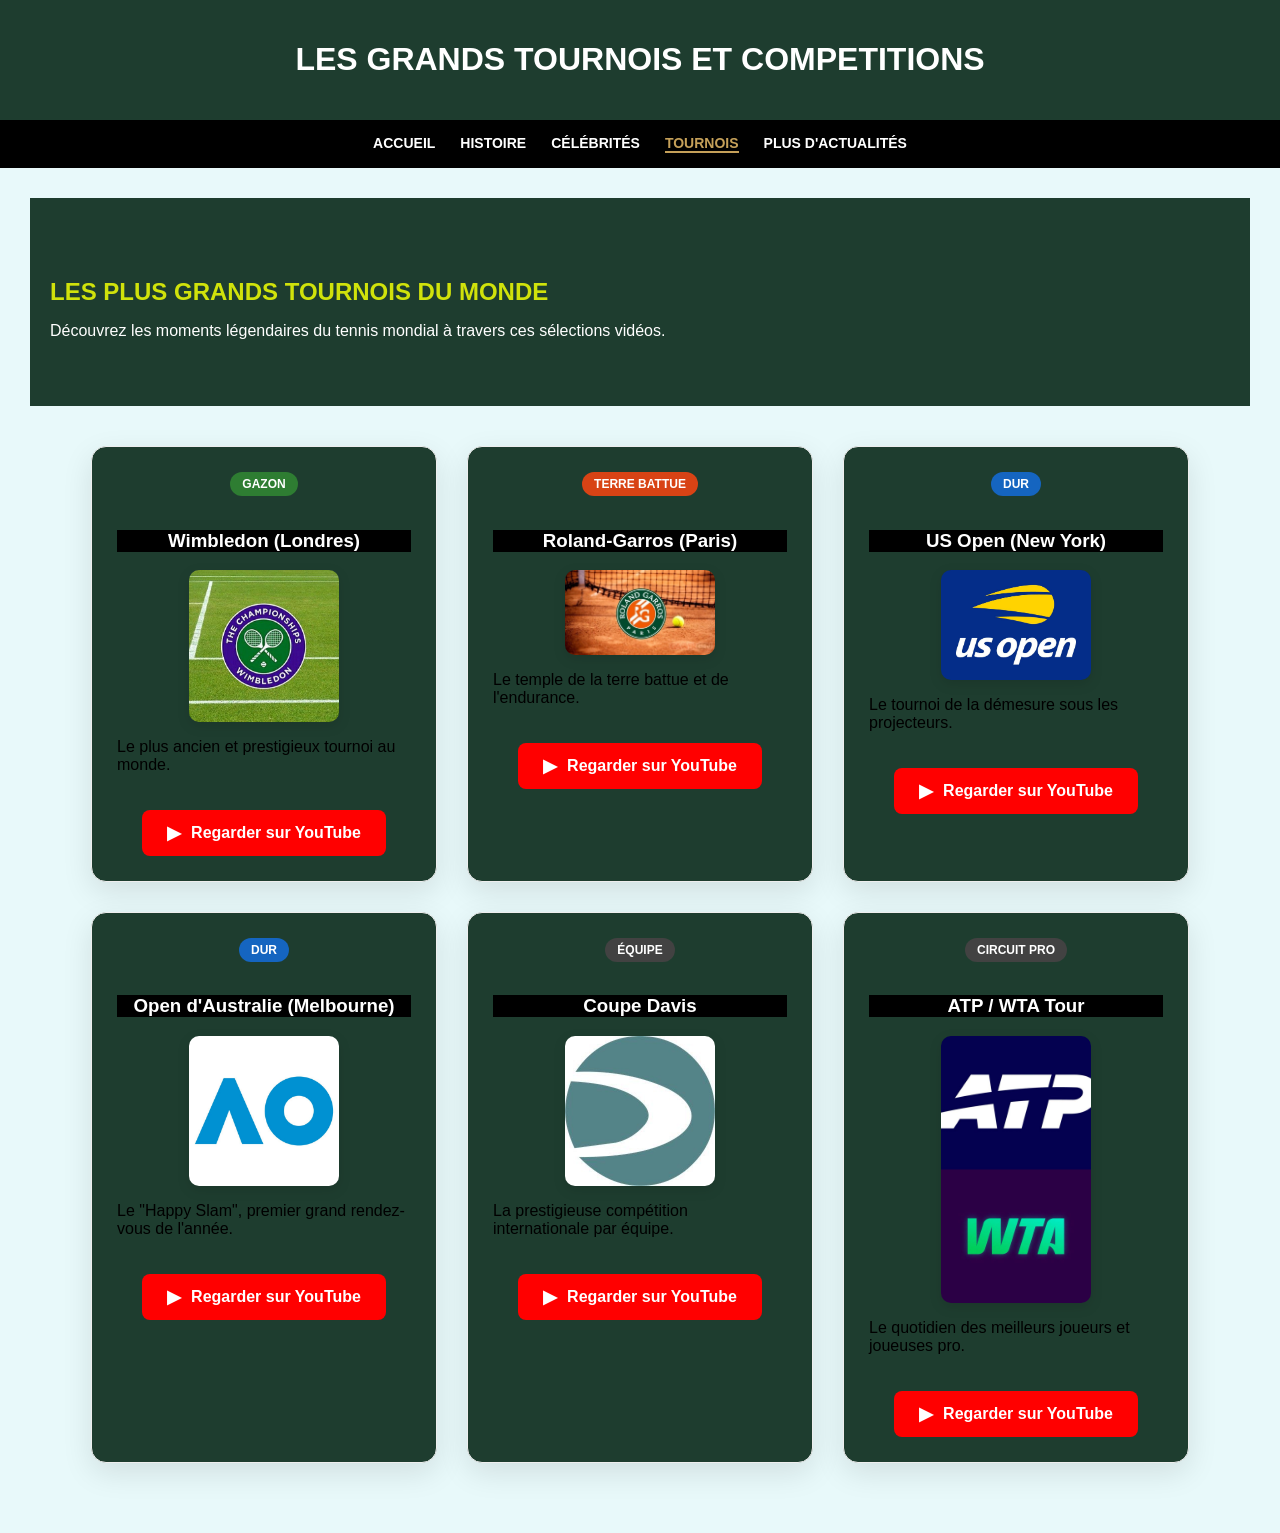
<file: tournois.html>
<!DOCTYPE html>
<html lang="en">
<head>
    <meta charset="UTF-8">
    <meta name="viewport" content="width=device-width, initial-scale=1.0">
    <title>Tournois et Compétition</title>
    <link rel="stylesheet" href="style.CSS">
</head>
<body id="page-tournois">
    <header>
        <h1>LES GRANDS TOURNOIS ET COMPETITIONS</h1>
    </header>
    <nav>
        <a href="index.html">Accueil</a>
        <a href="histoire.html">Histoire</a>
        <a href="célébrités.html">Célébrités</a>
        <a href="tournois.html" class="active">Tournois</a>
        <a href="actualités.html">Plus d'actualités</a>
    </nav>
    <section class="main-content">
    <div class="intro-box">
        <h2>LES PLUS GRANDS TOURNOIS DU MONDE</h2>
        <p>Découvrez les moments légendaires du tennis mondial à travers ces sélections vidéos.</p>
    </div>

    <div class="tournaments-grid">
        <div class="video-card">
            <div class="badge gazon">Gazon</div>
            <h3>Wimbledon (Londres)</h3>
            <img src="images/logo wimbledon.jpeg" alt="Logo Wimbledon" class="card-logo">
            <p>Le plus ancien et prestigieux tournoi au monde.</p>
            <a href="https://www.youtube.com/results?search_query=best+moments+wimbledon" target="_blank" class="youtube-btn">
                <span class="play-icon">▶</span> Regarder sur YouTube
            </a>
        </div>

        <div class="video-card">
            <div class="badge terre">Terre Battue</div>
            <h3>Roland-Garros (Paris)</h3>
            <img src="images/logo rolland.jpeg" alt="Logo Roland-Garros" class="card-logo">
            <p>Le temple de la terre battue et de l'endurance.</p>
            <a href="https://www.youtube.com/results?search_query=meilleurs+moments+roland+garros" target="_blank" class="youtube-btn">
                <span class="play-icon">▶</span> Regarder sur YouTube
            </a>
        </div>

        <div class="video-card">
            <div class="badge dur">Dur</div>
            <h3>US Open (New York)</h3>
                <img src="images/logo us open.jpeg" alt="Logo US Open" class="card-logo">
            <p>Le tournoi de la démesure sous les projecteurs.</p>
            <a href="https://www.youtube.com/results?search_query=best+moments+us+open+tennis" target="_blank" class="youtube-btn">
                <span class="play-icon">▶</span> Regarder sur YouTube
            </a>
        </div>

        <div class="video-card">
            <div class="badge dur">Dur</div>
            <h3>Open d'Australie (Melbourne)</h3>
            <img src="images/logo openA.jpeg" alt="Logo Open d'Australie" class="card-logo">
            <p>Le "Happy Slam", premier grand rendez-vous de l'année.</p>
            <a href="https://www.youtube.com/results?search_query=best+moments+australian+open" target="_blank" class="youtube-btn">
                <span class="play-icon">▶</span> Regarder sur YouTube
            </a>
        </div>

        <div class="video-card">
            <div class="badge equipe">Équipe</div>
            <h3>Coupe Davis</h3>
                <img src="images/logo davis.jpeg" alt="Logo Coupe Davis" class="card-logo">
            <p>La prestigieuse compétition internationale par équipe.</p>
            <a href="https://www.youtube.com/results?search_query=best+moments+davis+cup" target="_blank" class="youtube-btn">
                <span class="play-icon">▶</span> Regarder sur YouTube
            </a>
        </div>

        <div class="video-card">
            <div class="badge pro">Circuit Pro</div>
            <h3>ATP / WTA Tour</h3>
            <img src="images/logo circuit pro.jpeg" alt="Logo ATP WTA" class="card-logo">
            <p>Le quotidien des meilleurs joueurs et joueuses pro.</p>
            <a href="https://www.youtube.com/results?search_query=best+moments+atp+wta+tour" target="_blank" class="youtube-btn">
                <span class="play-icon">▶</span> Regarder sur YouTube
            </a>
        </div>
    </div>
</section>
    
</body>
</html>
</file>
<file: style.CSS>
.hero{
    background-color: #222;
    background-size: cover;
    background-position: center;
    display: flex;
    justify-content: center;
    text-align: center;
    align-items: center;
 }
 .hero{
    background-image: url('images/tennis.jpeg');
    background-size: cover;
    background-position: center;
    display: flex;
    justify-content: center;
    text-align: center;
    align-items: center;
 }
 .Welcome-card{
    background-color: rgba(255, 255, 255, 0.9);
    padding: 40px;
    border-radius: 15px;
    box-shadow: 0px 20px 40px rgba(0,0,0,0.3);
    margin: auto;
    width: 90%;
    max-width: 700px;
 }
 .welcome-text h1{
    color: #1e3d2f;
    font-size: 36px;
    margin-bottom: 20px;
    letter-spacing: 2px;
 }
 .centre-image{
    width: 400px;
    border-radius: 15px;
    display: block;
    box-shadow: 0px 10px 25px rgba(0,0,0,0.3);
    margin:  20px auto;
    
 }
 .hero h2{
    color: white;
    font-size: 24px;
    margin-bottom: 15px;
    letter-spacing: 2px;
 }
 .hero p{
    color:white;
    line-height: 1.6;
    font-size: 16px;
    max-width: 700px;
    margin: auto;
 }
 .hero img{
    width: 600px;
    min-width: 80%;
    margin-top: 30px;
    border-radius: 20px;
    box-shadow: 0px 10px 25px;
 
 }
  body{
     margin: 0;
     padding: 0;
     font-family: 'Arial', Arial, Helvetica, sans-serif;
     box-sizing: border-box;
     color:black ;
  }
  #page-célébrités{
     background-color: #F8F9FA;
  }
  #page-tournois{
     background-color: #E8F9FA;
  }
  #page-histoire{
     background-color: #FDFBF7;
  }
  header{
     background-color: #1e3d2f;
     color: white;
     text-align: center;
     padding: 20px 0;
  }
  nav{
     background-color: black;
     text-align: center;
     padding: 15px;
     display: flex;
     justify-content: center;
        gap: 25px;
        position: sticky;
          top: 0;
             z-index: 1000;
  }
  nav a{
     color: white;
     text-decoration: none;
     font-weight: bold;
     text-transform: uppercase;
     font-size: 14px;
     transition: 0.3s;
  }
  nav a:hover{
     color: #c5a059;
     cursor:auto;
      border-bottom: 2px solid #c5a059;
  }
    nav a.active{
       color: #c5a059;
       border-bottom: 2px solid #c5a059;
    }
  section{
     padding: 30px;
  }
  img{
     width: 300px;
     border-radius: 10px;
     display: flex;
  }
  footer{
     background-color:#c5a059;
     color: white;
     text-align: center;
     padding: 20px 0;
    }
  .actualité-section{
     background-color: black;
     color: white;
     text-align: center;
     padding: 60px 20px;
  }
  .social-icons{
     margin-top: 20px;
     display: flex;
     justify-content: center;
     gap: 30px;
  }
  .social-icons img {
     width: 40px;
     margin: 20px;
     transition: transform 0.3s;
     cursor: pointer;
  }
  .social-icons img:hover{
     transform: scale(1.2);
  }
  .video-container-wrapper {
     display: flex;
     flex-direction: column;
     align-items: center;
     gap: 50px;
     padding: 50px 20px;
     background-color:#3444abaf;
    text-align: left;
    padding: 80px;
  }
  .video-container-wrapper video {
    border-radius: 20px;
    width: 80%;
    margin: auto;
  }
  
  footer{
     background-color: #1e3d2f;
     color: white;
     text-align: center;
     padding: 20px;
     margin-top: 0;
 }
 .container-cards {
     display: flex;
     justify-content: center;
     gap: 30px;
     padding: 50px;
     background-color: #222;
 }
 
 .card {
     width: 1000px;
     background: #e65100;
     border-radius: 15px;
     overflow: hidden;
     box-shadow: 0 10px 20px rgba(0,0,0,0.1);
 }
 .slider {
     width: 100%;
     height: 200px;
     overflow: hidden;
 }
 
 .slides {
     display: flex;
     width: 200%;
     animation: slideAnimation 10s infinite;
     
 }
 @keyframes slideAnimation {
     0% { transform: translateX(0); }
     50% { transform: translateX(-50%); }
     100% { transform: translateX(0); }
 }
 
 
 .slides img {
     width: 50%; 
     height: 200px;
     object-fit: cover;
 }
 .btn {
     display: block;
     padding: 10px;
     background: white;
     color: black;
     text-decoration: none;
     text-align: center;
     border-radius: 5px;
 }
 .btn:hover {
     background: #e65100;
 }
 h2{
   color: #d0e20b;    
   text-align: left; 
   margin-top: 30px;
   margin-bottom: 10px;
   background-color: transparent;
   padding: 0;
 }
 h3{
     background-color:black;
      color: white;
 }
  li{
   background-color: #1e3d2f; 
   color: white;              
   margin: 20px auto;        
   padding: 35px;             
   border-radius: 20px;       
   list-style-position: inside; 
   box-shadow: 0px 10px 30px rgba(0,0,0,0.15);
   max-width: 1250px;         
   width: 95%;                
  }
  .card:hover {
     transform: translateY(-10px);
     box-shadow: 0 20px 40px rgba(0,0,0,0.2);
     transition: 0.3s;
   }
   .story-section {
     background-color: #222;
     color: white;
     padding: 60px 20px;
     text-align: center;
    }
    .story-section h2 {
     font-size: 36px;
     margin-bottom: 20px;
     letter-spacing: 2px;
    }
    

.serena-container,.nadal-container,.federer-container,.djokovic-container, .origine-container,.tournois-container {
   display: flex;          
   align-items: flex-start; 
   gap: 40px;              
   margin-top: 20px;
}

.text-block {
   flex: 2;                
   text-align: left;       
}

.image-block {
   flex: 1;               
}
.right-image {
   width: 100%;           
   max-width: 350px;       
   border-radius: 15px;
   box-shadow: 0px 10px 20px rgba(0,0,0,0.2);
}
p {
   text-align: left;
   margin-left: 0;
}
h5{
   text-align: center;
}
h6{
   text-align: center;
   color: black;
}
h4{
   text-align: center;
   margin-top: 20px;
   color:white;
}
.tournaments-grid {
    display: grid;
    grid-template-columns: repeat(auto-fit, minmax(300px, 1fr));
    gap: 30px;
    padding: 40px 5%;
}
.video-card {
      background-color: #1e3d2f;
    padding: 25px;
    border-radius: 15px;
    text-align: center;
    box-shadow: 0 10px 30px rgba(0,0,0,0.1);
    transition: transform 0.3s ease;
    border: 1px solid #eee;
    position: relative;
    overflow: hidden;
}
.card-logo {
    width: 100%;
    max-width: 150px;
    height: auto;
    margin: 15px auto;
    display: block;
    filter: drop-shadow(0 4px 6px rgba(0,0,0,0.1));
}

.video-card:hover {
    transform: translateY(-10px);
}
.badge {
    display: inline-block;
    padding: 5px 12px;
    border-radius: 20px;
    font-size: 12px;
    font-weight: bold;
    text-transform: uppercase;
    margin-bottom: 15px;
    color: white;
}
.gazon { background-color: #2e7d32; }
.terre { background-color: #d84315; }
.dur { background-color: #1565c0; }
.equipe, .pro { background-color: #424242; }
.youtube-btn {
    display: inline-flex;
    align-items: center;
    justify-content: center;
    background-color: #FF0000;
    color: white !important;
    text-decoration: none;
    padding: 12px 25px;
    border-radius: 8px;
    font-weight: bold;
    margin-top: 20px;
    transition: background 0.3s;
}

.youtube-btn:hover {
    background-color: #cc0000;
}

.play-icon {
    margin-right: 10px;
    font-size: 18px;
}

.intro-box {
    text-align: center;
    padding: 50px 20px;
    background-color: #1e3d2f;
    color: white;
}
</file>
